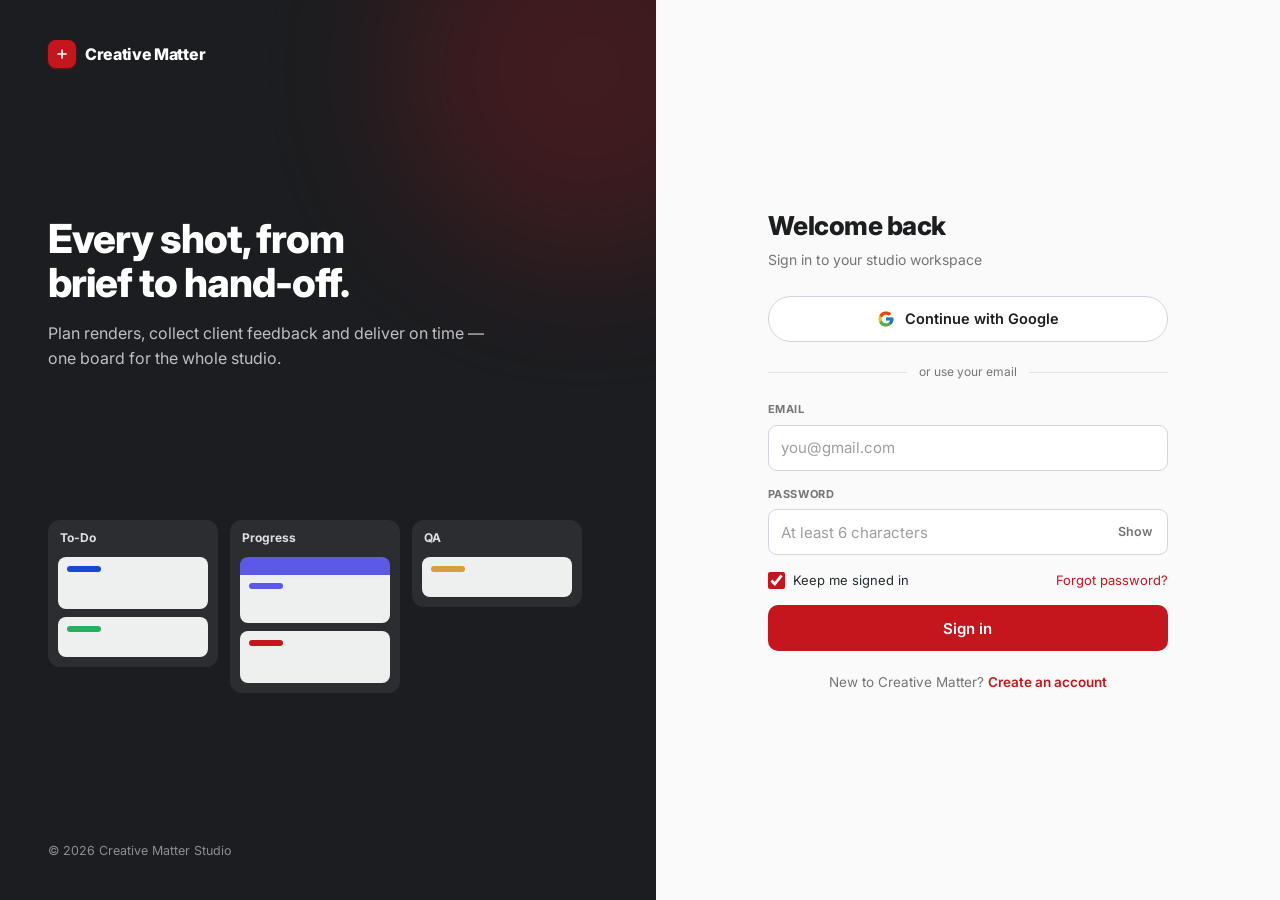
<file: index.html>
<!DOCTYPE html>
<html lang="en" data-theme="light">
<head>
  <meta charset="utf-8">
  <meta name="viewport" content="width=device-width, initial-scale=1, viewport-fit=cover">
  <meta name="theme-color" content="#1b1d20">
  <title>Creative Matter — Kanban Workspace</title>
  <link rel="preconnect" href="https://fonts.googleapis.com">
  <link rel="preconnect" href="https://fonts.gstatic.com" crossorigin>
  <link href="https://fonts.googleapis.com/css2?family=Inter:wght@400;500;600;700;800&display=swap" rel="stylesheet">
  <link rel="stylesheet" href="style.css">
</head>
<body>
  <div class="app" id="app" data-sidebar="open">

    <!-- Top navigation -->
    <header class="topnav" id="topnav">
      <button class="nav-btn" data-action="toggle-sidebar" aria-label="Toggle sidebar">
        <svg width="18" height="18" viewBox="0 0 24 24" fill="none" stroke="currentColor" stroke-width="2" stroke-linecap="round"><line x1="3" y1="6" x2="21" y2="6"/><line x1="3" y1="12" x2="21" y2="12"/><line x1="3" y1="18" x2="21" y2="18"/></svg>
      </button>

      <a class="brand" href="#" data-action="go-home" aria-label="Creative Matter home">
        <span class="brand__mark">
          <svg width="16" height="16" viewBox="0 0 24 24" fill="none" stroke="#fff" stroke-width="2.6" stroke-linecap="round"><line x1="12" y1="6" x2="12" y2="18"/><line x1="6" y1="12" x2="18" y2="12"/></svg>
        </span>
        <span class="brand__name">Creative Matter</span>
      </a>

      <div class="search" id="search">
        <svg class="search__icon" width="16" height="16" viewBox="0 0 24 24" fill="none" stroke="currentColor" stroke-width="2"><circle cx="11" cy="11" r="7"/><line x1="21" y1="21" x2="16.5" y2="16.5"/></svg>
        <input class="search__input" type="search" data-field="search" placeholder="Search cards, boards, members…" aria-label="Search">
      </div>

      <div class="topnav__actions">
        <button class="nav-btn nav-btn--search" data-action="toggle-search" aria-label="Search">
          <svg width="17" height="17" viewBox="0 0 24 24" fill="none" stroke="currentColor" stroke-width="2"><circle cx="11" cy="11" r="7"/><line x1="21" y1="21" x2="16.5" y2="16.5"/></svg>
        </button>

        <button class="btn btn--primary btn--create" data-action="open-modal" data-modal="task">
          <svg width="15" height="15" viewBox="0 0 24 24" fill="none" stroke="currentColor" stroke-width="2.4" stroke-linecap="round"><line x1="12" y1="5" x2="12" y2="19"/><line x1="5" y1="12" x2="19" y2="12"/></svg>
          <span>Create</span>
        </button>

        <button class="nav-btn" data-action="toggle-theme" aria-label="Toggle theme">
          <svg class="theme-moon" width="17" height="17" viewBox="0 0 24 24" fill="none" stroke="currentColor" stroke-width="2"><path d="M21 12.8A8.5 8.5 0 1 1 11.2 3a6.5 6.5 0 0 0 9.8 9.8z"/></svg>
          <svg class="theme-sun" width="17" height="17" viewBox="0 0 24 24" fill="none" stroke="currentColor" stroke-width="2"><circle cx="12" cy="12" r="4.5"/><line x1="12" y1="2.5" x2="12" y2="5"/><line x1="12" y1="19" x2="12" y2="21.5"/><line x1="2.5" y1="12" x2="5" y2="12"/><line x1="19" y1="12" x2="21.5" y2="12"/><line x1="5" y1="5" x2="6.7" y2="6.7"/><line x1="17.3" y1="17.3" x2="19" y2="19"/><line x1="5" y1="19" x2="6.7" y2="17.3"/><line x1="17.3" y1="6.7" x2="19" y2="5"/></svg>
        </button>

        <div class="pop-anchor" data-keep-popover>
          <button class="nav-btn" data-action="toggle-notif" aria-label="Notifications">
            <svg width="17" height="17" viewBox="0 0 24 24" fill="none" stroke="currentColor" stroke-width="2" stroke-linecap="round"><path d="M18 8a6 6 0 1 0-12 0c0 7-3 9-3 9h18s-3-2-3-9"/><path d="M13.7 21a2 2 0 0 1-3.4 0"/></svg>
            <span class="nav-dot" id="notif-dot"></span>
          </button>
          <div id="notif-pop"></div>
        </div>

        <div class="pop-anchor" data-keep-popover>
          <button class="user-btn" id="user-btn" data-action="toggle-user" aria-label="Account menu" aria-haspopup="true"></button>
          <div id="user-pop"></div>
        </div>
      </div>
    </header>

    <div class="layout">
      <aside class="sidebar" id="sidebar" aria-label="Workspace navigation"></aside>
      <div class="scrim" data-action="close-drawer"></div>
      <main class="main" id="main"></main>
    </div>
  </div>

  <!-- Drop targets shown while dragging a card -->
  <div class="drag-actions" id="drag-actions" aria-hidden="true">
    <div class="drop-zone" data-action-zone="archive">
      <svg width="22" height="22" viewBox="0 0 24 24" fill="none" stroke="currentColor" stroke-width="2"><rect x="3" y="4" width="18" height="4" rx="1"/><path d="M5 8v11a1 1 0 0 0 1 1h12a1 1 0 0 0 1-1V8"/><line x1="10" y1="12" x2="14" y2="12"/></svg>
      <span>Archive</span>
    </div>
    <div class="drop-zone drop-zone--danger" data-action-zone="delete">
      <svg width="22" height="22" viewBox="0 0 24 24" fill="none" stroke="currentColor" stroke-width="2"><polyline points="3 6 5 6 21 6"/><path d="M8 6V4h8v2"/><path d="M6 6l1 14h10l1-14"/></svg>
      <span>Delete</span>
    </div>
  </div>

  <div id="overlay-root"></div>
  <div id="toast-root" aria-live="polite"></div>

  <script src="script.js"></script>
</body>
</html>
</file>
<file: style.css>
/* Creative Matter — Kanban Workspace · style.css
   Sections: design tokens → theme → layout → components → board → views → modals → responsive */

/* ════════ ds/colors.css ════════ */
/* ───────────────────────────────────────────────────────────────
   MediHub · Color tokens
   Palette extracted from MediHub.fig. Brand is a confident
   pharmacy red over cool slate neutrals, with four semantic hues.
   ─────────────────────────────────────────────────────────────── */
:root {
  /* ── Brand / Red ── */
  --red-100: #f9bfc1;
  --red-200: #f39396;
  --red-300: #eb5757;
  --red-400: #f04438;
  --red-500: #c4161c; /* primary brand red */
  --red-600: #cb1022;
  --red-700: #a01216;
  --red-800: #8a0f13; /* pressed */
  --red-tint: #fde6e7; /* softest wash — product image beds, danger bg */

  /* ── Neutral / Slate ── */
  --slate-25:  #fafafa;
  --slate-50:  #f5f5f5;
  --slate-100: #f0f1f3;
  --slate-200: #e0e2e7;
  --slate-300: #d0d5dd;
  --slate-400: #9e9e9e;
  --slate-500: #757575;
  --slate-600: #616161;
  --slate-700: #4f4f4f;
  --slate-800: #252c32;
  --slate-900: #1b1d20;
  --white: #ffffff;

  /* ── Semantic ── */
  --success: #27ae60;
  --warning: #d69e3d;
  --danger:  #eb5757;
  --info:    #1849d6;
  --indigo:  #5c59e8;

  /* Semantic surfaces (soft tints used by badges & alerts) */
  --success-bg: #e7f7ee;
  --warning-bg: #fbf0dd;
  --danger-bg:  #fde6e7;
  --info-bg:    #e8eafc;

  /* ── Semantic aliases ── */
  --brand:            var(--red-500);
  --brand-hover:      var(--red-700);
  --brand-pressed:    var(--red-800);
  --brand-disabled:   var(--red-200);
  --brand-on:         var(--white);

  --bg-app:           var(--slate-25);
  --surface-card:     var(--white);
  --surface-sunken:   var(--slate-50);
  --surface-image:    var(--red-tint);

  --border-subtle:    var(--slate-200);
  --border-default:   var(--slate-300);
  --border-strong:    var(--slate-400);

  --text-heading:     var(--slate-900);
  --text-body:        var(--slate-800);
  --text-muted:       var(--slate-500);
  --text-subtle:      #667085;
  --text-label:       #344054;
  --text-placeholder: var(--slate-400);
  --text-on-brand:    var(--white);

  --focus-ring:       rgba(196, 22, 28, 0.32);
}

/* ════════ ds/typography.css ════════ */
/* ───────────────────────────────────────────────────────────────
   MediHub · Typography tokens
   Single family: Inter. A tight, functional scale built for
   product UI — labels run small and bold; display stays compact.
   ─────────────────────────────────────────────────────────────── */
:root {
  --font-sans: "Inter", -apple-system, BlinkMacSystemFont, "Segoe UI",
    Roboto, "Helvetica Neue", Arial, sans-serif;

  /* Weights */
  --weight-regular: 400;
  --weight-medium: 500;
  --weight-semibold: 600;
  --weight-bold: 700;

  /* Type scale (size / line-height / weight) — see typography card */
  --text-h1-size: 40px;
  --text-h1-weight: var(--weight-bold);

  --text-h2-size: 30px;
  --text-h2-weight: var(--weight-semibold);

  --text-h3-size: 24px;
  --text-h3-weight: var(--weight-semibold);

  --text-body-lg-size: 18px;
  --text-body-lg-weight: var(--weight-regular);

  --text-body-size: 15px;
  --text-body-weight: var(--weight-regular);

  --text-caption-size: 12px;
  --text-caption-weight: var(--weight-medium);

  /* Eyebrow / section labels — 13px bold, wide tracking, uppercase */
  --text-eyebrow-size: 13px;
  --text-eyebrow-weight: var(--weight-bold);
  --text-eyebrow-tracking: 0.08em;

  /* UI label — form labels, nav, table headers */
  --text-ui-label-size: 14px;
  --text-ui-label-weight: var(--weight-semibold);

  --line-tight: 1.0;
  --line-snug: 1.25;
  --line-normal: 1.5;
}

/* ════════ ds/spacing.css ════════ */
/* ───────────────────────────────────────────────────────────────
   MediHub · Spacing, radius & elevation tokens
   8-point base grid. Radius runs from a soft 6px to full pills.
   Elevation is low and warm-tinted (shadows carry a touch of red).
   ─────────────────────────────────────────────────────────────── */
:root {
  /* Spacing scale */
  --space-4: 4px;
  --space-8: 8px;
  --space-12: 12px;
  --space-16: 16px;
  --space-24: 24px;
  --space-32: 32px;
  --space-48: 48px;
  --space-64: 64px;

  /* Radius */
  --radius-sm: 6px;   /* checkboxes, chips */
  --radius-md: 10px;  /* buttons, inputs */
  --radius-lg: 12px;  /* panels, navbar, tables */
  --radius-xl: 16px;  /* product cards */
  --radius-pill: 999px;

  /* Elevation — warm shadow ramp (shadows tinted with brand black 1A0D0F) */
  --elevation-sm: 0 1px 3px 0 rgba(26, 13, 15, 0.08);
  --elevation-md: 0 4px 10px 0 rgba(26, 13, 15, 0.10);
  --elevation-lg: 0 6px 18px 0 rgba(26, 13, 15, 0.12);
  --elevation-xl: 0 16px 40px 0 rgba(26, 13, 15, 0.16);

  /* Hairline ring helper (used as inset border on cards/inputs) */
  --ring-subtle: inset 0 0 0 1px var(--border-subtle);
  --ring-default: inset 0 0 0 1.5px var(--border-default);
}

/* ════════ ds/base.css ════════ */
/* ───────────────────────────────────────────────────────────────
   MediHub · Base element defaults & helpers
   Light reset so cards/specimens render consistently.
   ─────────────────────────────────────────────────────────────── */
:root {
  color-scheme: light;
}

body {
  font-family: var(--font-sans);
  color: var(--text-body);
  background: var(--bg-app);
  -webkit-font-smoothing: antialiased;
  text-rendering: optimizeLegibility;
}

/* Reusable section eyebrow — the small uppercase red label used across the file */
.mh-eyebrow {
  font: var(--text-eyebrow-weight) var(--text-eyebrow-size) / 1 var(--font-sans);
  letter-spacing: var(--text-eyebrow-tracking);
  text-transform: uppercase;
  color: var(--brand);
}

/* ════════ theme.css ════════ */
/* ───────────────────────────────────────────────────────────────
   Theme — maps MediHub design-system tokens to app roles.
   Light uses DS tokens directly; dark overrides the same roles.
   ─────────────────────────────────────────────────────────────── */
:root {
  --font-sans: "Inter", -apple-system, BlinkMacSystemFont, "Segoe UI", sans-serif;

  --c-app: var(--bg-app);
  --c-nav: var(--slate-900);
  --c-nav-text: var(--white);
  --c-sidebar: var(--surface-card);
  --c-headerbar: var(--surface-card);
  --c-surface: var(--surface-card);
  --c-sunken: var(--surface-sunken);
  --c-list: var(--slate-100);
  --c-card: var(--surface-card);
  --c-card-border: var(--border-subtle);
  --c-border: var(--border-subtle);
  --c-border-strong: var(--border-default);
  --c-text: var(--text-body);
  --c-heading: var(--text-heading);
  --c-muted: var(--text-muted);
  --c-placeholder: var(--text-placeholder);
  --c-brand: var(--brand);
  --c-brand-hover: var(--brand-hover);
  --c-brand-soft: var(--red-tint);
  --c-on-brand: var(--text-on-brand);
  --c-success: var(--success);
  --c-success-bg: var(--success-bg);
  --c-warning: var(--warning);
  --c-warning-bg: var(--warning-bg);
  --c-danger: var(--brand);
  --c-danger-bg: var(--danger-bg);
  --c-info: var(--info);
  --c-hover: rgba(27, 29, 32, 0.05);
  --c-scrim: rgba(20, 12, 14, 0.55);
  --c-focus: var(--focus-ring);

  --shadow-card: var(--elevation-sm);
  --shadow-pop: var(--elevation-lg);
  --shadow-modal: var(--elevation-xl);

  --nav-h: 52px;
  --sidebar-w: 256px;
  --list-w: 288px;
  --card-pad: 9px 11px;
  --card-gap: var(--space-8);
}

[data-theme="dark"] {
  color-scheme: dark;
  --c-app: #15181b;
  --c-nav: #0d0f11;
  --c-nav-text: #eef0f2;
  --c-sidebar: #1d2227;
  --c-headerbar: #1a1f24;
  --c-surface: #262d33;
  --c-sunken: #1e242a;
  --c-list: #1c2126;
  --c-card: #2b3239;
  --c-card-border: #363d44;
  --c-border: #363d44;
  --c-border-strong: #4a525a;
  --c-text: #dfe3e8;
  --c-heading: #ffffff;
  --c-muted: #9aa3ab;
  --c-placeholder: #7d868e;
  --c-brand: var(--red-400);
  --c-brand-hover: var(--red-300);
  --c-brand-soft: rgba(240, 68, 56, 0.16);
  --c-success-bg: rgba(39, 174, 96, 0.18);
  --c-warning-bg: rgba(214, 158, 61, 0.18);
  --c-danger: #f0837c;
  --c-danger-bg: rgba(240, 131, 124, 0.16);
  --c-hover: rgba(255, 255, 255, 0.06);
  --shadow-card: 0 1px 2px rgba(0, 0, 0, 0.4);
  --shadow-pop: 0 8px 24px rgba(0, 0, 0, 0.5);
  --shadow-modal: 0 24px 64px rgba(0, 0, 0, 0.6);
}

[data-density="compact"] {
  --card-pad: 7px 9px;
  --card-gap: 6px;
}

/* ════════ layout.css ════════ */
/* ── Reset & base ─────────────────────────────────────────────── */
*, *::before, *::after { box-sizing: border-box; }
html, body { height: 100%; }
body {
  margin: 0;
  font-family: var(--font-sans);
  font-size: 14px;
  line-height: 1.4;
  color: var(--c-text);
  background: var(--c-app);
  -webkit-font-smoothing: antialiased;
  overflow: hidden;
}
button, input, textarea, select { font: inherit; color: inherit; }
button { cursor: pointer; }
a { color: var(--c-brand); text-decoration: none; }
a:hover { color: var(--c-brand-hover); text-decoration: underline; }
h1, h2, h3, p { margin: 0; }
:focus-visible { outline: 2px solid var(--c-brand); outline-offset: 2px; }
::placeholder { color: var(--c-placeholder); }

::-webkit-scrollbar { width: 10px; height: 10px; }
::-webkit-scrollbar-thumb { background: rgba(120, 120, 130, .4); border-radius: 999px; border: 2px solid transparent; background-clip: padding-box; }
::-webkit-scrollbar-thumb:hover { background: rgba(120, 120, 130, .6); background-clip: padding-box; }

@keyframes pop { from { opacity: 0; transform: translateY(6px) scale(.98); } to { opacity: 1; transform: none; } }
@keyframes fade { from { opacity: 0; } to { opacity: 1; } }
@keyframes rise { from { opacity: 0; transform: translate(-50%, 12px); } to { opacity: 1; transform: translate(-50%, 0); } }
@keyframes sheet { from { transform: translateY(100%); } to { transform: none; } }

/* ── App shell ────────────────────────────────────────────────── */
.app {
  height: 100vh;
  height: 100dvh;
  display: flex;
  flex-direction: column;
  overflow: hidden;
}
.layout { flex: 1; display: flex; min-height: 0; position: relative; }
.main { flex: 1; min-width: 0; display: flex; flex-direction: column; background: var(--c-app); }
.scrim { display: none; }

/* ── Top navigation ───────────────────────────────────────────── */
.topnav {
  height: var(--nav-h);
  flex: none;
  display: flex;
  align-items: center;
  gap: var(--space-12);
  padding: 0 14px;
  background: var(--c-nav);
  color: var(--c-nav-text);
  position: relative;
  z-index: 30;
  box-shadow: 0 1px 0 rgba(0, 0, 0, .18);
}
.nav-btn {
  position: relative;
  display: inline-flex;
  align-items: center;
  justify-content: center;
  width: 32px;
  height: 32px;
  border: 0;
  border-radius: 8px;
  background: transparent;
  color: inherit;
  opacity: .85;
  flex: none;
}
.nav-btn:hover { background: rgba(255, 255, 255, .12); opacity: 1; }
.nav-btn--search { display: none; }
.nav-dot {
  position: absolute; top: 4px; right: 5px;
  width: 7px; height: 7px; border-radius: 999px;
  background: var(--c-brand);
  box-shadow: 0 0 0 2px var(--c-nav);
  display: none;
}
.nav-dot.is-on { display: block; }

.theme-sun { display: none; }
[data-theme="dark"] .theme-sun { display: block; }
[data-theme="dark"] .theme-moon { display: none; }

.brand { display: flex; align-items: center; gap: 9px; color: inherit; flex: none; }
.brand:hover { text-decoration: none; color: inherit; }
.brand__mark {
  width: 28px; height: 28px; border-radius: 8px;
  background: var(--c-brand);
  display: flex; align-items: center; justify-content: center;
  box-shadow: 0 1px 3px rgba(196, 22, 28, .5);
}
.brand__name { font-weight: 800; font-size: 16px; letter-spacing: -.02em; white-space: nowrap; }

.search { flex: 1; max-width: 520px; margin: 0 auto; position: relative; }
.search__icon { position: absolute; left: 11px; top: 50%; transform: translateY(-50%); opacity: .55; pointer-events: none; }
.search__input {
  width: 100%; height: 34px;
  border: 0; border-radius: 9px;
  background: rgba(255, 255, 255, .14);
  color: var(--c-nav-text);
  padding: 0 12px 0 34px;
  font-size: 14px;
  outline: none;
}
.search__input::placeholder { color: rgba(255, 255, 255, .6); }
.search__input:focus { background: rgba(255, 255, 255, .22); }

.topnav__actions { display: flex; align-items: center; gap: var(--space-8); flex: none; }

/* ── Sidebar ──────────────────────────────────────────────────── */
.sidebar {
  width: var(--sidebar-w);
  flex: none;
  background: var(--c-sidebar);
  border-right: 1px solid var(--c-border);
  display: flex;
  flex-direction: column;
  padding: 14px 10px;
  overflow-y: auto;
}
.app[data-sidebar="closed"] .sidebar { display: none; }

.ws { display: flex; align-items: center; gap: 10px; padding: 8px 8px 12px; }
.ws__logo {
  width: 34px; height: 34px; flex: none; border-radius: 9px;
  background: linear-gradient(135deg, var(--red-500), var(--red-800));
  color: #fff; display: flex; align-items: center; justify-content: center;
  font-weight: 800; font-size: 14px;
}
.ws__name { font-weight: 700; font-size: 14px; color: var(--c-heading); white-space: nowrap; overflow: hidden; text-overflow: ellipsis; }
.ws__plan { font-size: 12px; color: var(--c-muted); }

.side-nav { display: flex; flex-direction: column; gap: 2px; padding-bottom: 8px; border-bottom: 1px solid var(--c-border); }
.side-link {
  display: flex; align-items: center; gap: 10px;
  width: 100%; min-height: 34px; padding: 0 10px;
  border: 0; border-radius: 8px;
  background: transparent; color: var(--c-text);
  font-size: 13.5px; text-align: left;
}
.side-link:hover { background: var(--c-hover); }
.side-link.is-active { background: var(--c-brand-soft); color: var(--c-brand); font-weight: 600; }
.side-link__swatch { width: 20px; height: 16px; border-radius: 4px; flex: none; }
.side-link__label { flex: 1; min-width: 0; white-space: nowrap; overflow: hidden; text-overflow: ellipsis; }

.side-section { display: flex; align-items: center; justify-content: space-between; padding: 14px 10px 6px; }
.side-boards { display: flex; flex-direction: column; gap: 2px; }

/* ════════ components.css ════════ */
/* ── Typography helpers ───────────────────────────────────────── */
.eyebrow {
  font-size: 11px; font-weight: 700;
  letter-spacing: .06em; text-transform: uppercase;
  color: var(--c-muted);
}
.muted { color: var(--c-muted); }
.spacer { flex: 1; }

/* ── Buttons ──────────────────────────────────────────────────── */
.btn {
  display: inline-flex; align-items: center; justify-content: center; gap: 7px;
  height: 32px; padding: 0 13px;
  border: 1px solid transparent; border-radius: 8px;
  font-size: 13px; font-weight: 600; white-space: nowrap;
  transition: background .12s ease, border-color .12s ease;
}
.btn--lg { height: 36px; padding: 0 16px; font-size: 13.5px; }
.btn--primary { background: var(--c-brand); color: var(--c-on-brand); }
.btn--primary:hover { background: var(--c-brand-hover); }
.btn--primary:disabled { background: var(--c-border-strong); opacity: .6; cursor: not-allowed; }
.btn--secondary { background: var(--c-surface); color: var(--c-text); border-color: var(--c-border-strong); }
.btn--secondary:hover { background: var(--c-hover); }
.btn--secondary.is-active { background: var(--c-brand); border-color: var(--c-brand); color: #fff; }
.btn--ghost { background: transparent; color: var(--c-muted); }
.btn--ghost:hover { background: var(--c-hover); color: var(--c-text); }
.btn--link { background: transparent; color: var(--c-brand); padding: 0 8px; }
.btn--link:hover { background: var(--c-brand-soft); }
.btn--danger { background: var(--c-danger-bg); color: var(--c-danger); border-color: var(--c-danger); }
.btn__count {
  display: inline-flex; align-items: center; justify-content: center;
  min-width: 18px; height: 18px; padding: 0 5px;
  border-radius: 999px; background: #fff; color: var(--c-brand);
  font-size: 11px; font-weight: 700;
}

.icon-btn {
  display: inline-flex; align-items: center; justify-content: center;
  width: 32px; height: 32px; flex: none;
  border: 0; border-radius: 8px;
  background: transparent; color: var(--c-muted);
}
.icon-btn:hover { background: var(--c-hover); color: var(--c-text); }
.icon-btn--sm { width: 26px; height: 26px; border-radius: 6px; }
.icon-btn--filled { background: var(--c-sunken); }
.icon-btn--filled:hover { background: var(--c-border); }
.icon-btn.is-starred { color: var(--c-warning); }
.icon-btn.is-starred svg { fill: currentColor; }

/* ── Inputs ───────────────────────────────────────────────────── */
.input {
  width: 100%; height: 40px;
  padding: 0 12px;
  border: 1px solid var(--c-border-strong); border-radius: 9px;
  background: var(--c-surface); color: var(--c-text);
  font-size: 14px; outline: none;
}
.input:focus { border-color: var(--c-brand); box-shadow: 0 0 0 3px var(--c-focus); }
.input--sunken { background: var(--c-sunken); border-color: var(--c-border); }
.input--sm { height: 34px; font-size: 13px; }
textarea.input { height: auto; min-height: 80px; padding: 10px 12px; line-height: 1.55; resize: vertical; }
.field { display: flex; flex-direction: column; gap: 7px; }
.field__label { font-size: 11px; font-weight: 700; letter-spacing: .05em; text-transform: uppercase; color: var(--c-muted); }

/* ── Avatars ──────────────────────────────────────────────────── */
.avatar {
  display: inline-flex; align-items: center; justify-content: center;
  border-radius: 999px; color: #fff; font-weight: 700; flex: none;
  background: var(--c-muted);
}
.avatar--xs { width: 24px; height: 24px; font-size: 10px; }
.avatar--sm { width: 28px; height: 28px; font-size: 11px; }
.avatar--md { width: 32px; height: 32px; font-size: 12px; }
.avatar--lg { width: 42px; height: 42px; font-size: 14px; }
.avatar--me { background: var(--indigo); width: 30px; height: 30px; }
.avatar-stack { display: flex; }
.avatar-stack .avatar { margin-left: -6px; border: 2px solid var(--c-headerbar); }
.avatar-stack .avatar:first-child { margin-left: 0; }
.avatar--add { background: var(--c-sunken); color: var(--c-muted); border: 2px solid var(--c-headerbar); }
.avatar--add:hover { background: var(--c-border); }

/* ── Chips, labels, badges ────────────────────────────────────── */
.chip {
  display: inline-flex; align-items: center; gap: 6px;
  height: 28px; padding: 0 11px;
  border: 1px solid var(--c-border-strong); border-radius: 7px;
  background: var(--c-surface); color: var(--c-text);
  font-size: 12px; font-weight: 600;
}
.chip:hover { background: var(--c-hover); }
.chip.is-active { background: var(--c-brand); border-color: var(--c-brand); color: #fff; }
.chip--muted { background: var(--c-sunken); border-color: transparent; color: var(--c-muted); height: 26px; }
.chip--soft.is-active { background: var(--c-brand-soft); color: var(--c-brand); border-color: var(--c-brand); }

.label-pill {
  display: inline-flex; align-items: center;
  height: 26px; padding: 0 11px;
  border: 2px solid transparent; border-radius: 7px;
  color: #fff; font-size: 12px; font-weight: 600;
}
.label-pill.is-selected { border-color: var(--c-heading); }
.label-pill.is-dim { opacity: .5; }
.label-pill--sm { height: 20px; padding: 0 8px; font-size: 11px; border-radius: 5px; border: 0; }

.badge {
  display: inline-flex; align-items: center; gap: 4px;
  height: 22px; padding: 0 8px; border-radius: 6px;
  font-size: 11.5px; font-weight: 600;
  background: var(--c-sunken); color: var(--c-muted);
}
.badge--overdue { background: var(--c-danger-bg); color: var(--red-700); }
.badge--soon { background: var(--c-warning-bg); color: #8a5a14; }
.badge--complete { background: var(--c-success-bg); color: #1e7d44; }
[data-theme="dark"] .badge--overdue { color: #f6a19b; }
[data-theme="dark"] .badge--soon { color: #e8c27e; }
[data-theme="dark"] .badge--complete { color: #6fdc9d; }
.pro {
  display: inline-flex; align-items: center; height: 16px; padding: 0 5px;
  border-radius: 4px; background: var(--c-brand-soft); color: var(--c-brand);
  font-size: 9.5px; font-weight: 800; letter-spacing: .04em;
}

/* ── Popovers ─────────────────────────────────────────────────── */
.pop-anchor { position: relative; }
.popover {
  position: absolute; top: calc(100% + 8px); right: 0; z-index: 50;
  background: var(--c-surface); color: var(--c-text);
  border: 1px solid var(--c-border); border-radius: var(--radius-lg);
  box-shadow: var(--shadow-pop);
  animation: pop .14s ease;
}
.popover--left { left: 0; right: auto; }
.popover__head { display: flex; align-items: center; gap: 8px; padding: 13px 15px; border-bottom: 1px solid var(--c-border); }
.popover__title { flex: 1; font-size: 14px; font-weight: 700; color: var(--c-heading); }

.menu { padding: 6px; min-width: 190px; }
.menu__item {
  display: flex; width: 100%; align-items: center; gap: 9px;
  height: 34px; padding: 0 10px;
  border: 0; border-radius: 7px; background: transparent;
  font-size: 13px; color: var(--c-text); text-align: left;
}
.menu__item:hover { background: var(--c-hover); }
.menu__item--danger { color: var(--c-danger); }
.menu__item--danger:hover { background: var(--c-danger-bg); }

/* Notifications */
.notif { width: 344px; max-height: 440px; display: flex; flex-direction: column; overflow: hidden; }
.notif__list { overflow-y: auto; }
.notif__item {
  display: flex; gap: 11px; width: 100%;
  padding: 12px 15px; border: 0; border-bottom: 1px solid var(--c-border);
  background: transparent; text-align: left;
}
.notif__item:hover { background: var(--c-hover); }
.notif__item.is-unread { background: var(--c-brand-soft); }
.notif__text { font-size: 13px; line-height: 1.45; color: var(--c-text); }
.notif__time { font-size: 11.5px; color: var(--c-muted); margin-top: 3px; }
.notif__dot { width: 8px; height: 8px; flex: none; margin-top: 5px; border-radius: 999px; background: var(--c-brand); }

/* Share */
.share { width: 340px; padding: 15px; display: flex; flex-direction: column; gap: 14px; }
.share__row { display: flex; gap: 8px; }
.share__link {
  display: flex; align-items: center; gap: 10px; width: 100%;
  padding: 9px 11px; border: 1px solid var(--c-border); border-radius: 9px;
  background: var(--c-sunken); text-align: left;
}
.share__link:hover { background: var(--c-hover); }
.share__member { display: flex; align-items: center; gap: 10px; padding: 5px 2px; }
.share__name { flex: 1; min-width: 0; font-size: 13px; font-weight: 600; white-space: nowrap; overflow: hidden; text-overflow: ellipsis; }

/* ── Toast ────────────────────────────────────────────────────── */
.toast {
  position: fixed; bottom: 24px; left: 50%; transform: translateX(-50%); z-index: 90;
  display: flex; align-items: center; gap: 14px;
  max-width: calc(100vw - 32px);
  padding: 12px 16px; border-radius: 11px;
  background: var(--c-nav); color: var(--c-nav-text);
  box-shadow: 0 12px 32px rgba(0, 0, 0, .32);
  font-size: 13.5px; font-weight: 500;
  animation: rise .2s ease;
}
.toast .icon-btn { color: inherit; opacity: .7; }
.toast .icon-btn:hover { background: rgba(255, 255, 255, .12); opacity: 1; }

/* ── Toggle switch ────────────────────────────────────────────── */
.switch {
  position: relative; width: 46px; height: 26px; flex: none;
  border: 0; border-radius: 999px; background: var(--c-border-strong);
  transition: background .15s ease;
}
.switch::after {
  content: ""; position: absolute; top: 3px; left: 3px;
  width: 20px; height: 20px; border-radius: 999px; background: #fff;
  box-shadow: 0 1px 3px rgba(0, 0, 0, .3);
  transition: left .15s ease;
}
.switch.is-on { background: var(--c-brand); }
.switch.is-on::after { left: 23px; }

/* ── Panels ───────────────────────────────────────────────────── */
.panel {
  background: var(--c-surface);
  border: 1px solid var(--c-border);
  border-radius: var(--radius-lg);
  box-shadow: var(--shadow-card);
}
.panel--pad { padding: 18px; }
.panel__title { font-size: 14px; font-weight: 700; color: var(--c-heading); margin-bottom: 14px; }

.bar { height: 9px; border-radius: 999px; background: var(--c-sunken); overflow: hidden; }
.bar__fill { height: 100%; border-radius: 999px; background: var(--c-brand); transition: width .25s ease; }
.bar--sm { height: 8px; }

/* ════════ board.css ════════ */
/* ── Board header & toolbar ───────────────────────────────────── */
.board-header {
  flex: none;
  padding: 12px 18px 0;
  background: var(--c-headerbar);
  border-bottom: 1px solid var(--c-border);
}
.board-header__row { display: flex; align-items: center; gap: 12px; flex-wrap: wrap; }
.board-title { font-size: 19px; font-weight: 700; color: var(--c-heading); letter-spacing: -.01em; min-width: 0; overflow: hidden; text-overflow: ellipsis; white-space: nowrap; }

.toolbar { display: flex; align-items: center; gap: 8px; margin-top: 10px; }
.tabs {
  display: flex; gap: 2px; flex: 1; min-width: 0;
  overflow-x: auto; scrollbar-width: none;
}
.tabs::-webkit-scrollbar { display: none; }
.tab {
  display: inline-flex; align-items: center; gap: 7px; flex: none;
  height: 38px; padding: 0 12px;
  border: 0; border-bottom: 2px solid transparent;
  background: transparent; color: var(--c-muted);
  font-size: 13px; font-weight: 600;
}
.tab:hover { color: var(--c-text); }
.tab.is-active { color: var(--c-brand); border-bottom-color: var(--c-brand); }

/* ── Filter bar ───────────────────────────────────────────────── */
.filterbar {
  flex: none;
  display: flex; flex-wrap: wrap; align-items: center; gap: 14px 22px;
  padding: 12px 18px;
  background: var(--c-surface);
  border-bottom: 1px solid var(--c-border);
  animation: fade .15s ease;
}
.filter-group { display: flex; align-items: center; gap: 8px; flex-wrap: wrap; }
.filter-avatar { border: 2px solid transparent; padding: 0; }
.filter-avatar.is-selected { border-color: var(--c-brand); box-shadow: 0 0 0 2px var(--c-surface) inset; }

/* ── Board / lists ────────────────────────────────────────────── */
.board {
  flex: 1; min-height: 0;
  display: flex; align-items: flex-start; gap: 12px;
  padding: 16px 18px;
  overflow-x: auto; overflow-y: hidden;
}
.list {
  flex: none;
  width: var(--list-w);
  max-height: 100%;
  display: flex; flex-direction: column;
  background: var(--c-list);
  border-radius: var(--radius-lg);
  box-shadow: 0 1px 2px rgba(26, 13, 15, .05);
}
.list.is-dragging { display: none; }
.list-ph {
  flex: none; width: var(--list-w);
  border: 2px dashed var(--c-border-strong); border-radius: var(--radius-lg);
  background: var(--c-hover);
}
.list__header { flex: none; display: flex; align-items: center; gap: 6px; padding: 10px 8px 6px 12px; cursor: grab; }
.list__title {
  flex: 1; min-width: 0;
  padding: 4px 6px; border-radius: 6px;
  font-size: 14px; font-weight: 700; color: var(--c-heading); line-height: 1.2;
  cursor: pointer; word-break: break-word;
}
.list__title:hover { background: var(--c-hover); }
.list__count { font-size: 12px; font-weight: 600; color: var(--c-muted); min-width: 18px; text-align: center; }
.list__rename {
  flex: 1; height: 30px; padding: 0 8px;
  border: 2px solid var(--c-brand); border-radius: 6px;
  background: var(--c-surface); color: var(--c-heading);
  font-size: 14px; font-weight: 700; outline: none;
}
.list__cards {
  flex: 1; min-height: 8px;
  overflow-y: auto;
  padding: 2px 8px 8px;
  display: flex; flex-direction: column; gap: var(--card-gap);
}
.list__footer { flex: none; padding: 0 8px 10px; }
.list .popover { top: 34px; right: 0; }

.add-card-btn {
  display: flex; width: 100%; align-items: center; gap: 8px;
  height: 36px; padding: 0 10px;
  border: 0; border-radius: 8px;
  background: transparent; color: var(--c-muted);
  font-size: 13.5px; font-weight: 600; text-align: left;
}
.add-card-btn:hover { background: var(--c-hover); color: var(--c-text); }

.composer { animation: fade .12s ease; }
.composer__input {
  width: 100%; min-height: 64px; resize: none;
  padding: 9px 10px;
  border: 0; border-radius: 9px;
  background: var(--c-surface); color: var(--c-text);
  box-shadow: var(--shadow-card);
  outline: 2px solid var(--c-brand);
  font-size: 14px;
}
.composer__actions { display: flex; align-items: center; gap: 8px; margin-top: 8px; }

.add-list { flex: none; width: var(--list-w); }
.add-list__btn {
  display: flex; width: 100%; align-items: center; gap: 8px;
  height: 44px; padding: 0 12px;
  border: 0; border-radius: var(--radius-lg);
  background: rgba(27, 29, 32, .045); color: var(--slate-700);
  font-size: 13.5px; font-weight: 600; text-align: left;
}
.add-list__btn:hover { background: rgba(27, 29, 32, .09); }
[data-theme="dark"] .add-list__btn { background: rgba(255, 255, 255, .07); color: #cdd3d9; }
.add-list__form { background: var(--c-list); border-radius: var(--radius-lg); padding: 10px; }

/* ── Cards ────────────────────────────────────────────────────── */
.card {
  background: var(--c-card);
  border: 1px solid var(--c-card-border);
  border-radius: 9px;
  box-shadow: var(--shadow-card);
  overflow: hidden;
  cursor: pointer;
  flex: none;
  transition: border-color .12s ease, transform .12s ease;
}
.card:hover { border-color: var(--c-border-strong); }
.card.is-dragging { display: none; }
.card-ph { flex: none; border-radius: 9px; background: var(--c-hover); border: 2px dashed var(--c-border-strong); }
.card__cover { height: 34px; }
.card__body { padding: var(--card-pad); display: flex; flex-direction: column; gap: 6px; }
.card__labels { display: flex; flex-wrap: wrap; gap: 4px; }
.card__label { height: 8px; min-width: 34px; border-radius: 999px; }
.card__title { font-size: 14px; line-height: 1.35; color: var(--c-text); font-weight: 500; word-break: break-word; }
.card__meta { display: flex; align-items: center; gap: 9px; flex-wrap: wrap; color: var(--c-muted); }
.card__stat { display: inline-flex; align-items: center; gap: 4px; font-size: 11.5px; font-weight: 600; }
.card__stat.is-done { color: var(--c-success); }
.card__meta .avatar-stack { margin-left: auto; }
.card__meta .avatar-stack .avatar { border-color: var(--c-card); margin-left: -5px; }
.card__meta .avatar-stack .avatar:first-child { margin-left: 0; }

/* ── Drag action drop zones ───────────────────────────────────── */
.drag-actions {
  position: fixed; bottom: 26px; left: 50%; transform: translateX(-50%);
  z-index: 75; display: none; gap: 12px;
}
.drag-actions.is-visible { display: flex; animation: rise .18s ease; }
.drop-zone {
  display: flex; flex-direction: column; align-items: center; justify-content: center; gap: 5px;
  width: 148px; height: 80px;
  border: 2px dashed var(--c-border-strong); border-radius: 14px;
  background: var(--c-surface); color: var(--c-text);
  box-shadow: 0 12px 32px rgba(0, 0, 0, .28);
  font-size: 13px; font-weight: 700;
  transition: transform .12s ease, background .12s ease;
}
.drop-zone--danger { color: var(--c-danger); border-color: var(--c-danger); }
.drop-zone.is-over { background: var(--c-nav); border-color: var(--c-nav); color: #fff; transform: scale(1.06); }
.drop-zone--danger.is-over { background: var(--c-brand); border-color: var(--c-brand); }

/* ════════ views.css ════════ */
/* ── Shared page scaffolding (modules + non-board views) ──────── */
.page { flex: 1; min-height: 0; overflow-y: auto; padding: 26px 30px; }
.page--tight { padding: 18px; }
.page__inner { max-width: 1040px; margin: 0 auto; }
.page__inner--narrow { max-width: 680px; }
.page__head { display: flex; align-items: flex-end; gap: 12px; margin-bottom: 22px; flex-wrap: wrap; }
.page__title { font-size: 22px; font-weight: 800; color: var(--c-heading); letter-spacing: -.01em; }
.page__sub { font-size: 13.5px; color: var(--c-muted); margin-top: 4px; }
.page__section { margin-bottom: 11px; }

/* ── Table view ───────────────────────────────────────────────── */
.table-wrap { overflow-x: auto; }
.table { width: 100%; border-collapse: collapse; font-size: 13.5px; min-width: 760px; }
.table th {
  padding: 11px 16px; text-align: left;
  font-size: 11px; font-weight: 700; letter-spacing: .05em; text-transform: uppercase;
  color: var(--c-muted); background: var(--c-sunken);
}
.table td { padding: 11px 16px; border-top: 1px solid var(--c-border); vertical-align: middle; }
.table tbody tr { cursor: pointer; }
.table tbody tr:hover { background: var(--c-hover); }
.table__title { font-weight: 500; color: var(--c-text); max-width: 320px; }
.cell-flex { display: flex; gap: 4px; flex-wrap: wrap; }

/* ── Dashboard ────────────────────────────────────────────────── */
.dash { display: grid; grid-template-columns: repeat(2, minmax(0, 1fr)); gap: 16px; align-content: start; }
.dash__stats { grid-column: 1 / -1; display: grid; grid-template-columns: repeat(3, minmax(0, 1fr)); gap: 16px; }
.dash__wide { grid-column: 1 / -1; }
.stat__value { font-size: 30px; font-weight: 800; color: var(--c-heading); }
.stat__value--brand { color: var(--c-brand); }
.stat__value--success { color: var(--c-success); }
.stat__label { font-size: 13px; color: var(--c-muted); font-weight: 600; margin-top: 2px; }
.dash-rows { display: flex; flex-direction: column; gap: 12px; }
.dash-row__head { display: flex; justify-content: space-between; font-size: 13px; margin-bottom: 5px; gap: 8px; }
.dash-row__head span:last-child { color: var(--c-muted); font-weight: 600; }
.dash-member { display: flex; align-items: center; gap: 10px; }
.dash-member > div:last-child { flex: 1; min-width: 0; }
.status-grid { display: grid; grid-template-columns: repeat(auto-fit, minmax(160px, 1fr)); gap: 18px; }
.status__head { display: flex; align-items: center; gap: 7px; margin-bottom: 7px; font-size: 13px; font-weight: 600; }
.status__swatch { width: 11px; height: 11px; border-radius: 3px; }
.status__count { margin-left: auto; font-weight: 700; color: var(--c-heading); }

/* ── Calendar ─────────────────────────────────────────────────── */
.cal-head { display: flex; align-items: center; gap: 8px; margin-bottom: 14px; flex-wrap: wrap; }
.cal-head__title { font-size: 17px; font-weight: 700; color: var(--c-heading); margin-right: auto; }
.cal { overflow-x: auto; }
.cal__grid { display: grid; grid-template-columns: repeat(7, minmax(0, 1fr)); min-width: 700px; border-left: 1px solid var(--c-border); border-top: 1px solid var(--c-border); border-radius: var(--radius-lg); overflow: hidden; background: var(--c-surface); }
.cal__dow { padding: 9px 10px; font-size: 11px; font-weight: 700; letter-spacing: .05em; text-transform: uppercase; color: var(--c-muted); background: var(--c-sunken); border-right: 1px solid var(--c-border); border-bottom: 1px solid var(--c-border); }
.cal__day { min-height: 112px; padding: 6px; border-right: 1px solid var(--c-border); border-bottom: 1px solid var(--c-border); display: flex; flex-direction: column; gap: 4px; }
.cal__day.is-out { background: var(--c-sunken); }
.cal__day.is-out .cal__num { color: var(--c-placeholder); }
.cal__num { font-size: 12px; font-weight: 600; color: var(--c-muted); padding: 2px 4px; align-self: flex-start; border-radius: 6px; }
.cal__day.is-today .cal__num { background: var(--c-brand); color: #fff; }
.cal-chip {
  display: block; width: 100%;
  padding: 4px 7px; border: 0; border-radius: 6px;
  font-size: 11.5px; font-weight: 600; color: #fff; text-align: left;
  white-space: nowrap; overflow: hidden; text-overflow: ellipsis;
}
.cal-chip.is-complete { opacity: .55; text-decoration: line-through; }

/* Agenda — compact calendar used on small screens */
.agenda { display: none; flex-direction: column; gap: 10px; }
.agenda__day { display: flex; gap: 12px; }
.agenda__date { width: 48px; flex: none; text-align: center; }
.agenda__dnum { font-size: 20px; font-weight: 800; color: var(--c-heading); line-height: 1.1; }
.agenda__dow { font-size: 11px; font-weight: 700; text-transform: uppercase; color: var(--c-muted); }
.agenda__items { flex: 1; display: flex; flex-direction: column; gap: 6px; }
.agenda__empty { padding: 30px; text-align: center; color: var(--c-muted); }

/* ── Timeline ─────────────────────────────────────────────────── */
.tl { overflow-x: auto; background: var(--c-surface); border: 1px solid var(--c-border); border-radius: var(--radius-lg); }
.tl__grid { display: grid; min-width: 900px; }
.tl__corner, .tl__day { position: sticky; top: 0; background: var(--c-sunken); border-bottom: 1px solid var(--c-border); }
.tl__corner { left: 0; z-index: 2; padding: 10px 14px; font-size: 11px; font-weight: 700; letter-spacing: .05em; text-transform: uppercase; color: var(--c-muted); border-right: 1px solid var(--c-border); }
.tl__day { padding: 8px 0; text-align: center; font-size: 11px; color: var(--c-muted); border-right: 1px solid var(--c-border); }
.tl__day strong { display: block; font-size: 13px; color: var(--c-heading); }
.tl__day.is-today { background: var(--c-brand-soft); }
.tl__day.is-today strong { color: var(--c-brand); }
.tl__group { grid-column: 1 / -1; padding: 8px 14px; font-size: 12px; font-weight: 700; color: var(--c-heading); background: var(--c-app); border-bottom: 1px solid var(--c-border); position: sticky; left: 0; }
.tl__label { position: sticky; left: 0; z-index: 1; background: var(--c-surface); padding: 0 14px; display: flex; align-items: center; min-height: 40px; font-size: 13px; border-right: 1px solid var(--c-border); border-bottom: 1px solid var(--c-border); white-space: nowrap; overflow: hidden; text-overflow: ellipsis; }
.tl__track { position: relative; border-bottom: 1px solid var(--c-border); min-height: 40px; display: grid; }
.tl__bar {
  align-self: center; height: 24px; margin: 0 3px; border: 0; border-radius: 6px;
  color: #fff; font-size: 11.5px; font-weight: 600; text-align: left; padding: 0 8px;
  white-space: nowrap; overflow: hidden; text-overflow: ellipsis;
}
.tl__empty { padding: 40px; text-align: center; color: var(--c-muted); grid-column: 1 / -1; }

/* ── Boards grid module ───────────────────────────────────────── */
.tile-grid { display: grid; grid-template-columns: repeat(auto-fill, minmax(220px, 1fr)); gap: 14px; margin-bottom: 28px; }
.tile {
  position: relative; height: 104px; padding: 13px;
  border: 0; border-radius: 11px;
  display: flex; flex-direction: column; justify-content: space-between; align-items: flex-start;
  color: #fff; text-align: left;
  box-shadow: var(--shadow-card);
  transition: transform .12s ease;
}
.tile:hover { transform: translateY(-2px); }
.tile__title { font-size: 15px; font-weight: 700; }
.tile__meta { font-size: 12px; color: rgba(255, 255, 255, .88); }
.tile--add { background: var(--c-surface); border: 1px dashed var(--c-border-strong); color: var(--c-muted); align-items: center; justify-content: center; flex-direction: row; gap: 7px; font-size: 13.5px; font-weight: 600; }
.tile--add:hover { background: var(--c-hover); color: var(--c-text); }

/* ── Members module ───────────────────────────────────────────── */
.roster { overflow: hidden; }
.roster__row { display: flex; align-items: center; gap: 14px; padding: 14px 18px; border-bottom: 1px solid var(--c-border); flex-wrap: wrap; }
.roster__row:last-child { border-bottom: 0; }
.roster__who { flex: 1; min-width: 160px; }
.roster__name { font-size: 14.5px; font-weight: 700; color: var(--c-heading); }
.roster__email { font-size: 12.5px; color: var(--c-muted); word-break: break-all; }
.roster__role { text-align: right; }
.roster__role div:first-child { font-size: 13px; font-weight: 600; }
.roster__role div:last-child { font-size: 12px; color: var(--c-muted); }
.status-pill { display: inline-flex; align-items: center; height: 24px; padding: 0 10px; border-radius: 999px; font-size: 11.5px; font-weight: 600; background: var(--c-brand-soft); color: var(--c-brand); }

/* ── Portfolio module ─────────────────────────────────────────── */
.portfolio { display: grid; grid-template-columns: repeat(auto-fill, minmax(240px, 1fr)); gap: 16px; }
.work { overflow: hidden; transition: transform .12s ease; }
.work:hover { transform: translateY(-2px); }
.work__cover { height: 150px; display: flex; align-items: flex-end; padding: 12px; }
.work__tag { height: 22px; padding: 0 9px; display: inline-flex; align-items: center; border-radius: 6px; font-size: 11px; font-weight: 700; color: #fff; background: rgba(0, 0, 0, .32); }
.work__body { padding: 13px 14px; }
.work__title { font-size: 14px; font-weight: 700; color: var(--c-heading); line-height: 1.3; }
.work__by { display: flex; align-items: center; gap: 8px; margin-top: 8px; font-size: 12px; color: var(--c-muted); }

/* ── Settings module ──────────────────────────────────────────── */
.settings { overflow: hidden; }
.setting { display: flex; align-items: center; gap: 14px; padding: 16px 18px; border-bottom: 1px solid var(--c-border); }
.setting:last-child { border-bottom: 0; }
.setting--stack { flex-direction: column; align-items: stretch; gap: 7px; }
.setting__text { flex: 1; min-width: 0; }
.setting__name { font-size: 14px; font-weight: 600; color: var(--c-heading); }
.setting__desc { font-size: 12.5px; color: var(--c-muted); }

/* ════════ modals.css ════════ */
/* ── Overlay & modal shell ────────────────────────────────────── */
.overlay {
  position: fixed; inset: 0; z-index: 70;
  display: flex; align-items: flex-start; justify-content: center;
  padding: 56px 16px;
  background: var(--c-scrim);
  overflow-y: auto;
  animation: fade .15s ease;
}
.modal {
  width: 100%; max-width: 540px;
  background: var(--c-surface);
  border-radius: 14px;
  box-shadow: var(--shadow-modal);
  overflow: hidden;
  animation: pop .16s ease;
}
.modal--sm { max-width: 480px; }
.modal--card { max-width: 784px; }
.modal__head { display: flex; align-items: center; gap: 10px; padding: 16px 20px; border-bottom: 1px solid var(--c-border); }
.modal__icon { width: 28px; height: 28px; flex: none; border-radius: 8px; background: var(--c-brand-soft); color: var(--c-brand); display: flex; align-items: center; justify-content: center; }
.modal__title { flex: 1; font-size: 16px; font-weight: 700; color: var(--c-heading); }
.modal__body { padding: 18px 20px; display: flex; flex-direction: column; gap: 16px; }
.modal__foot { display: flex; align-items: center; gap: 10px; padding: 14px 20px; border-top: 1px solid var(--c-border); background: var(--c-sunken); }
.modal__hint { font-size: 12.5px; color: var(--c-muted); margin-right: auto; }
.modal__cover { height: 96px; }

.pill-row { display: flex; flex-wrap: wrap; gap: 6px; }
.row-2 { display: grid; grid-template-columns: minmax(0, 1fr) auto; gap: 14px; }
.title-input { height: 44px; font-size: 15px; font-weight: 500; }

.assignee {
  display: inline-flex; align-items: center; gap: 8px;
  height: 34px; padding: 0 11px 0 4px;
  border: 1px solid var(--c-border-strong); border-radius: 999px;
  background: var(--c-surface); color: var(--c-text);
  font-size: 12.5px; font-weight: 600;
}
.assignee.is-selected { background: var(--c-brand-soft); border-color: var(--c-brand); color: var(--c-brand); }
.assignee .avatar { width: 26px; height: 26px; font-size: 10.5px; }

.swatches { display: flex; flex-wrap: wrap; gap: 8px; }
.swatch { width: 46px; height: 34px; border: 2px solid transparent; border-radius: 8px; }
.swatch--sm { width: 26px; height: 26px; border-radius: 6px; }
.swatch.is-selected { border-color: var(--c-heading); }

.board-preview { height: 96px; border-radius: 11px; display: flex; align-items: flex-end; padding: 13px; color: #fff; font-size: 15px; font-weight: 700; text-shadow: 0 1px 2px rgba(0, 0, 0, .25); }
.seg { display: grid; grid-template-columns: repeat(auto-fit, minmax(0, 1fr)); gap: 8px; }
.seg__btn {
  display: flex; align-items: center; justify-content: center; gap: 8px;
  height: 40px; border: 1px solid var(--c-border-strong); border-radius: 9px;
  background: var(--c-surface); color: var(--c-text);
  font-size: 13px; font-weight: 600;
}
.seg__btn.is-selected { background: var(--c-brand-soft); border-color: var(--c-brand); color: var(--c-brand); }

.invite-preview { display: flex; align-items: center; gap: 12px; padding: 12px; border-radius: 10px; background: var(--c-sunken); }
.invite-preview__name { font-size: 14px; font-weight: 700; color: var(--c-heading); }
.invite-preview__sub { font-size: 12.5px; color: var(--c-muted); }

/* ── Card detail ──────────────────────────────────────────────── */
.cd { display: grid; grid-template-columns: minmax(0, 1fr) 176px; gap: 20px; padding: 20px 22px 24px; }
.cd__main { display: flex; flex-direction: column; gap: 22px; min-width: 0; }
.cd__side { display: flex; flex-direction: column; gap: 7px; }
.cd-head { display: flex; align-items: flex-start; gap: 12px; }
.cd-head__text { flex: 1; min-width: 0; }
.cd-icon { color: var(--c-muted); flex: none; margin-top: 3px; }
.cd-title {
  width: 100%; margin-left: -6px; padding: 3px 6px;
  border: 0; border-radius: 7px; background: transparent;
  font-size: 19px; font-weight: 700; color: var(--c-heading); outline: none;
}
.cd-title:focus { background: var(--c-sunken); }
.cd-sub { font-size: 13px; color: var(--c-muted); }
.cd-sub strong { color: var(--c-text); font-weight: 600; }
.cd-meta { display: flex; flex-wrap: wrap; gap: 22px; padding-left: 32px; }
.cd-meta__block { display: flex; flex-direction: column; gap: 7px; }
.cd-section { display: flex; gap: 12px; }
.cd-section__body { flex: 1; min-width: 0; }
.cd-h { font-size: 15px; font-weight: 700; color: var(--c-heading); margin-bottom: 9px; display: flex; align-items: center; gap: 10px; }
.cd-h span { flex: 1; }
.cd-desc { font-size: 13.5px; line-height: 1.6; white-space: pre-wrap; background: var(--c-sunken); border-radius: 9px; padding: 11px 12px; cursor: text; width: 100%; border: 0; text-align: left; color: var(--c-text); }
.cd-desc:hover { background: var(--c-border); }
.cd-desc--empty { color: var(--c-muted); }
.cd-actions { display: flex; gap: 8px; margin-top: 8px; }

.due-toggle { display: inline-flex; align-items: center; gap: 7px; height: 30px; padding: 0 11px; border: 0; border-radius: 7px; font-size: 12.5px; font-weight: 600; }
.due-toggle__box { width: 15px; height: 15px; border-radius: 4px; border: 2px solid currentColor; display: flex; align-items: center; justify-content: center; font-size: 10px; }

.checklist__progress { display: flex; align-items: center; gap: 9px; margin-bottom: 10px; }
.checklist__pct { font-size: 11px; font-weight: 700; color: var(--c-muted); min-width: 30px; }
.checklist__progress .bar { flex: 1; }
.checklist__progress .bar__fill { background: var(--c-success); }
.check-item { display: flex; align-items: center; gap: 10px; padding: 6px 8px; border-radius: 7px; }
.check-item:hover { background: var(--c-hover); }
.check-item__box { width: 18px; height: 18px; flex: none; border: 2px solid var(--c-border-strong); border-radius: 5px; background: transparent; color: #fff; display: flex; align-items: center; justify-content: center; font-size: 11px; padding: 0; }
.check-item__box.is-done { background: var(--c-success); border-color: var(--c-success); }
.check-item__text { flex: 1; font-size: 13.5px; }
.check-item.is-done .check-item__text { color: var(--c-muted); text-decoration: line-through; }
.check-item .icon-btn { opacity: .6; }
.check-item .icon-btn:hover { opacity: 1; }
.checklist__add { display: flex; gap: 8px; margin-top: 8px; }

.comment { display: flex; gap: 10px; }
.comment__body { flex: 1; min-width: 0; }
.comment__head { display: flex; align-items: baseline; gap: 8px; }
.comment__author { font-size: 13.5px; font-weight: 700; color: var(--c-heading); }
.comment__time { font-size: 11.5px; color: var(--c-muted); }
.comment__text { margin-top: 4px; background: var(--c-sunken); border-radius: 9px; padding: 9px 12px; font-size: 13.5px; line-height: 1.5; white-space: pre-wrap; }
.comments { display: flex; flex-direction: column; gap: 14px; margin-top: 16px; }

.side-btn {
  position: relative;
  display: flex; align-items: center; gap: 9px;
  width: 100%; height: 34px; padding: 0 11px;
  border: 0; border-radius: 8px;
  background: var(--c-sunken); color: var(--c-text);
  font-size: 13px; font-weight: 600; text-align: left; cursor: pointer;
}
.side-btn:hover { background: var(--c-border); }
.side-btn--danger { background: var(--c-danger-bg); color: var(--c-danger); }
.side-btn--danger:hover { background: var(--c-brand); color: #fff; }
.side-btn input[type="date"] { position: absolute; inset: 0; opacity: 0; cursor: pointer; width: 100%; }
.cd__side .eyebrow { margin-top: 6px; }
.cd__side .divider { height: 1px; background: var(--c-border); margin: 8px 0; border: 0; }
.cd__side .popover { position: static; margin-top: 4px; }
.picker { padding: 7px; display: flex; flex-direction: column; gap: 2px; }
.picker__item { display: flex; align-items: center; gap: 9px; height: 36px; padding: 0 8px; border: 0; border-radius: 7px; background: transparent; text-align: left; }
.picker__item:hover { background: var(--c-hover); }
.picker__name { flex: 1; min-width: 0; font-size: 13px; white-space: nowrap; overflow: hidden; text-overflow: ellipsis; }
.picker__label { flex: 1; height: 24px; border-radius: 6px; display: flex; align-items: center; padding: 0 10px; font-size: 12.5px; font-weight: 600; color: #fff; }
.picker__check { width: 14px; color: var(--c-brand); font-weight: 700; }

/* ════════ responsive.css ════════ */
/* ───────────────────────────────────────────────────────────────
   Responsive breakpoints
   ≤1200  laptop   · tighter page padding
   ≤1024  tablet   · sidebar becomes an off-canvas drawer
   ≤768   phablet  · compact nav, stacked headers, sheet modals
   ≤480   phone    · single column everywhere, full-screen modals
   ─────────────────────────────────────────────────────────────── */

@media (max-width: 1200px) {
  .page { padding: 22px 22px; }
  .cd { grid-template-columns: minmax(0, 1fr) 164px; }
}

/* ── Tablet: drawer sidebar ───────────────────────────────────── */
@media (max-width: 1024px) {
  .sidebar,
  .app[data-sidebar="closed"] .sidebar {
    display: flex;
    position: fixed;
    top: var(--nav-h); bottom: 0; left: 0;
    z-index: 40;
    width: min(300px, 86vw);
    transform: translateX(-100%);
    transition: transform .22s ease;
    box-shadow: var(--shadow-modal);
  }
  .app.drawer-open .sidebar { transform: none; }
  .app.drawer-open .scrim {
    display: block;
    position: fixed; inset: var(--nav-h) 0 0 0;
    z-index: 35;
    background: var(--c-scrim);
    animation: fade .15s ease;
  }
  .dash { grid-template-columns: minmax(0, 1fr); }
}

/* ── Phablet ──────────────────────────────────────────────────── */
@media (max-width: 768px) {
  :root { --list-w: min(86vw, 300px); }

  .topnav { gap: 8px; padding: 0 10px; }
  .brand__name { display: none; }
  .search { display: none; }
  .nav-btn--search { display: inline-flex; }
  .topnav.is-searching .search {
    display: block;
    position: absolute; left: 0; right: 0; top: var(--nav-h);
    max-width: none; margin: 0;
    padding: 8px 10px;
    background: var(--c-nav);
    box-shadow: 0 6px 12px rgba(0, 0, 0, .2);
  }
  .topnav.is-searching .search__icon { left: 21px; }
  .btn--create { width: 32px; padding: 0; }
  .btn--create span { display: none; }

  .board-header { padding: 10px 12px 0; }
  .board-title { font-size: 17px; max-width: 60vw; }
  .board-header .chip--muted,
  .board-header .avatar-stack { display: none; }
  .board-header .btn span { display: none; }
  .board-header .btn { width: 32px; padding: 0; }
  .toolbar { margin-top: 6px; }
  .tab { padding: 0 10px; }
  .tab span:not(.pro) { display: none; }
  .tab.is-active span:not(.pro) { display: inline; }
  .toolbar .btn span:not(.btn__count) { display: none; }

  .filterbar { padding: 10px 12px; gap: 10px; }
  .filter-group { width: 100%; }
  .filter-group .eyebrow { width: 56px; }

  .board {
    padding: 12px;
    gap: 10px;
    scroll-snap-type: x mandatory;
    scroll-padding: 12px;
    -webkit-overflow-scrolling: touch;
  }
  .list, .add-list { scroll-snap-align: start; }
  .card__title { font-size: 14.5px; }
  .add-card-btn, .menu__item { min-height: 44px; }

  .page, .page--tight { padding: 16px 12px; }
  .page__title { font-size: 19px; }
  .dash__stats { grid-template-columns: repeat(3, minmax(0, 1fr)); gap: 10px; }
  .stat__value { font-size: 24px; }

  .cal { display: none; }
  .agenda { display: flex; }

  .popover.notif,
  .popover.share {
    position: fixed;
    top: calc(var(--nav-h) + 6px);
    left: 8px; right: 8px;
    width: auto;
  }

  /* Modals become bottom sheets */
  .overlay { align-items: flex-end; padding: 0; }
  .modal, .modal--sm, .modal--card {
    max-width: none;
    max-height: 92vh; max-height: 92dvh;
    border-radius: 16px 16px 0 0;
    overflow-y: auto;
    animation: sheet .22s ease;
  }
  .modal__head { position: sticky; top: 0; z-index: 2; background: var(--c-surface); }
  .modal__foot { position: sticky; bottom: 0; padding-bottom: calc(14px + env(safe-area-inset-bottom)); }
  .modal__foot .modal__hint { display: none; }
  .modal__foot .btn { flex: 1; height: 44px; }
  .modal__cover { height: 64px; }

  .cd { grid-template-columns: minmax(0, 1fr); padding: 16px; gap: 18px; }
  .cd-meta { padding-left: 0; }
  .cd__side {
    display: grid;
    grid-template-columns: repeat(2, minmax(0, 1fr));
    gap: 8px;
    border-top: 1px solid var(--c-border);
    padding-top: 16px;
  }
  .cd__side > .eyebrow,
  .cd__side > .divider,
  .cd__side > .swatches,
  .cd__side > select,
  .cd__side > .pop-anchor:has(.popover) { grid-column: 1 / -1; }
  .side-btn { height: 44px; }

  .roster__role { text-align: left; }
  .drag-actions { bottom: 16px; }
  .drop-zone { width: 128px; height: 68px; }
  .toast { bottom: calc(16px + env(safe-area-inset-bottom)); }
}

/* ── Phone ────────────────────────────────────────────────────── */
@media (max-width: 480px) {
  .topnav__actions { gap: 4px; }
  .board-title { font-size: 16px; max-width: 48vw; }

  .dash__stats { grid-template-columns: minmax(0, 1fr); }
  .tile-grid, .portfolio { grid-template-columns: minmax(0, 1fr); }
  .row-2 { grid-template-columns: minmax(0, 1fr); }
  .modal, .modal--sm, .modal--card { max-height: 100vh; max-height: 100dvh; border-radius: 0; }
  .overlay { padding: 0; }
  .cd__side { grid-template-columns: minmax(0, 1fr); }
  .setting { flex-wrap: wrap; }
  .share__row { flex-direction: column; }
}

/* Large screens — let lists breathe */
@media (min-width: 1600px) {
  :root { --list-w: 304px; }
}

/* Coarse pointers — bigger hit targets */
@media (pointer: coarse) {
  .icon-btn--sm { width: 36px; height: 36px; }
  .check-item__box { width: 22px; height: 22px; }
}

@media (prefers-reduced-motion: reduce) {
  *, *::before, *::after { animation: none !important; transition: none !important; }
}

@media print {
  .topnav, .sidebar, .toolbar, .drag-actions, #toast-root { display: none !important; }
  body, .app { overflow: visible; height: auto; }
  .board { flex-wrap: wrap; overflow: visible; }
}


/* ════════ auth & account ════════ */
[hidden] { display: none !important; }

.user-btn { display: inline-flex; padding: 0; border: 2px solid transparent; border-radius: 999px; background: transparent; }
.user-btn:hover, .user-btn[aria-expanded="true"] { border-color: rgba(255, 255, 255, .45); }
img.avatar { object-fit: cover; background: var(--c-sunken); }

.account { width: 290px; overflow: hidden; }
.account__head { display: flex; align-items: center; gap: 12px; padding: 16px; border-bottom: 1px solid var(--c-border); }
.account__name { font-size: 14px; font-weight: 700; color: var(--c-heading); white-space: nowrap; overflow: hidden; text-overflow: ellipsis; }
.account__email { font-size: 12.5px; color: var(--c-muted); white-space: nowrap; overflow: hidden; text-overflow: ellipsis; }
.account__via { display: inline-flex; margin-top: 6px; height: 20px; padding: 0 8px; align-items: center; border-radius: 999px; background: var(--c-sunken); color: var(--c-muted); font-size: 11px; font-weight: 600; }

.side-btn--accent { background: var(--c-brand-soft); color: var(--c-brand); }
.side-btn--accent:hover { background: var(--c-brand); color: #fff; }
.task-ref { padding: 12px 14px; border-radius: 10px; background: var(--c-sunken); border: 1px solid var(--c-border); }
.task-ref__title { font-size: 14px; font-weight: 700; color: var(--c-heading); line-height: 1.35; }
.task-ref__meta { font-size: 12.5px; color: var(--c-muted); margin-top: 3px; }
.task-ref__people { display: flex; align-items: center; gap: 8px; margin-top: 10px; font-size: 12px; color: var(--c-muted); font-weight: 600; }
.task-ref__people .avatar-stack .avatar { border-color: var(--c-sunken); }
.setting--inline { padding: 12px 14px; border: 1px solid var(--c-border); border-radius: 10px; }

/* Login page */
.auth-body { overflow: auto; background: var(--c-app); }
.auth { min-height: 100vh; min-height: 100dvh; display: grid; grid-template-columns: minmax(0, 1.05fr) minmax(0, 1fr); }
.auth__brand {
  position: relative; overflow: hidden;
  display: flex; flex-direction: column; justify-content: space-between; gap: 40px;
  padding: 40px 48px;
  background: var(--c-nav); color: var(--c-nav-text);
}
.auth__brand::after {
  content: ""; position: absolute; right: -120px; top: -120px; width: 380px; height: 380px; border-radius: 999px;
  background: var(--red-500); opacity: .22; filter: blur(70px); pointer-events: none;
}
.auth__pitch { max-width: 460px; position: relative; z-index: 1; }
.auth__pitch h1 { font-size: 40px; line-height: 1.1; font-weight: 800; letter-spacing: -.025em; text-wrap: balance; }
.auth__pitch p { margin-top: 16px; font-size: 16px; line-height: 1.55; color: rgba(255, 255, 255, .72); text-wrap: pretty; }
.auth__preview { display: flex; gap: 12px; align-items: flex-start; position: relative; z-index: 1; }
.mini-list { flex: 1; max-width: 170px; display: flex; flex-direction: column; gap: 8px; padding: 10px; border-radius: 12px; background: rgba(255, 255, 255, .07); }
.mini-list__title { font-size: 12px; font-weight: 700; color: rgba(255, 255, 255, .85); padding: 0 2px 2px; }
.mini-card { display: block; height: 52px; border-radius: 8px; background: rgba(255, 255, 255, .92); padding: 9px; }
.mini-card i { display: block; width: 34px; height: 6px; border-radius: 999px; }
.mini-card--short { height: 40px; }
.mini-card--cover { height: 66px; border-top: 18px solid #5c59e8; padding-top: 8px; }
.auth__foot { font-size: 12.5px; color: rgba(255, 255, 255, .5); position: relative; z-index: 1; }

.auth__panel { display: flex; align-items: center; justify-content: center; padding: 40px 24px; }
.auth-card { width: 100%; max-width: 400px; }
.auth-card__logo { display: none; margin-bottom: 28px; color: var(--c-heading); }
.auth-card__title { font-size: 26px; font-weight: 800; color: var(--c-heading); letter-spacing: -.02em; }
.auth-card__sub { margin-top: 6px; font-size: 14px; color: var(--c-muted); }

.google-slot { margin-top: 26px; min-height: 44px; display: flex; justify-content: center; }
.btn-google {
  width: 100%; height: 46px;
  display: flex; align-items: center; justify-content: center; gap: 10px;
  border: 1px solid var(--c-border-strong); border-radius: 999px;
  background: var(--c-surface); color: var(--c-heading);
  font-size: 14.5px; font-weight: 600;
  transition: background .12s ease, box-shadow .12s ease;
}
.btn-google:hover { background: var(--c-sunken); box-shadow: var(--shadow-card); }

.auth-or { display: flex; align-items: center; gap: 12px; margin: 22px 0; font-size: 12px; color: var(--c-muted); }
.auth-or::before, .auth-or::after { content: ""; flex: 1; height: 1px; background: var(--c-border); }

.auth-form { display: flex; flex-direction: column; gap: 16px; }
.auth-form .input { height: 46px; font-size: 15px; }
.pass-wrap { position: relative; }
.pass-wrap .input { padding-right: 68px; }
.pass-toggle { position: absolute; right: 6px; top: 50%; transform: translateY(-50%); height: 34px; padding: 0 10px; border: 0; border-radius: 7px; background: transparent; color: var(--c-muted); font-size: 12.5px; font-weight: 600; }
.pass-toggle:hover { background: var(--c-hover); color: var(--c-text); }
.auth-row { display: flex; align-items: center; justify-content: space-between; gap: 12px; flex-wrap: wrap; font-size: 13px; }
.check { display: inline-flex; align-items: center; gap: 8px; color: var(--c-text); cursor: pointer; }
.check input { width: 17px; height: 17px; accent-color: var(--c-brand); margin: 0; }
.auth-msg { min-height: 0; font-size: 13px; color: var(--c-danger); line-height: 1.45; }
.auth-msg:empty { display: none; }
.auth-msg.is-ok { color: var(--c-success); }
.btn--block { width: 100%; height: 46px; font-size: 15px; border-radius: 10px; }
.auth-switch { margin-top: 22px; text-align: center; font-size: 13.5px; color: var(--c-muted); }
.auth-switch a { font-weight: 600; }
.gdemo__note { font-size: 13px; line-height: 1.5; color: var(--c-muted); padding: 10px 12px; border-radius: 9px; background: var(--c-warning-bg); }
.gdemo__note code { font-size: 12px; color: var(--c-text); }

@media (max-width: 900px) {
  .auth { grid-template-columns: minmax(0, 1fr); }
  .auth__brand { display: none; }
  .auth-card__logo { display: flex; }
  .auth__panel { align-items: flex-start; padding: 48px 20px 32px; }
}
@media (max-width: 768px) {
  .popover.account { position: fixed; top: calc(var(--nav-h) + 6px); right: 8px; left: auto; width: min(290px, calc(100vw - 16px)); }
}
@media (max-width: 480px) {
  .auth__panel { padding-top: 32px; }
  .auth-card__title { font-size: 23px; }
}
</file>
